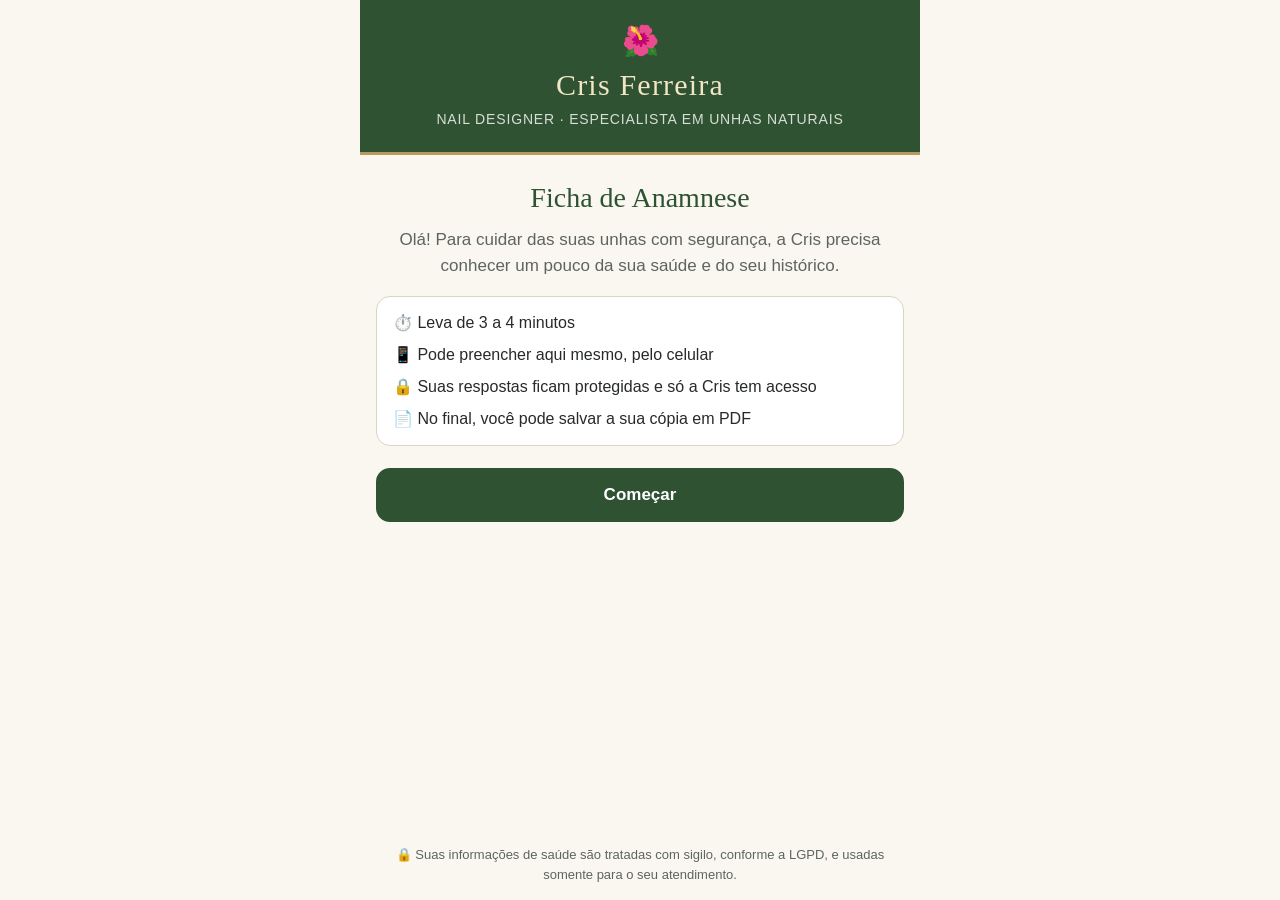
<file: docs/index.html>
<!DOCTYPE html>
<html lang="pt-BR">
<head>
<meta charset="utf-8">
<meta name="viewport" content="width=device-width, initial-scale=1">
<meta name="robots" content="noindex, nofollow">
<meta http-equiv="Content-Security-Policy" content="default-src 'self'; script-src 'self'; style-src 'self' 'unsafe-inline'; img-src 'self' data:; connect-src 'self' https://*.supabase.co; base-uri 'self'; form-action 'none'">
<meta name="referrer" content="no-referrer">
<title>Ficha de Anamnese | Cris Ferreira Nail Designer</title>
<link rel="stylesheet" href="estilo.css">
<link rel="icon" href="data:image/svg+xml,%3Csvg xmlns=%27http://www.w3.org/2000/svg%27 viewBox=%270 0 100 100%27%3E%3Ctext y=%27.9em%27 font-size=%2790%27%3E%F0%9F%8C%BA%3C/text%3E%3C/svg%3E">
</head>
<body>

<div id="app">
  <header class="topo">
    <div class="flor" aria-hidden="true">🌺</div>
    <p class="marca">Cris Ferreira</p>
    <p class="sub">Nail Designer · Especialista em Unhas Naturais</p>
  </header>

  <main class="miolo">

    <!-- ===== BOAS-VINDAS ===== -->
    <section id="boasvindas">
      <h1 class="titulo">Ficha de Anamnese</h1>
      <p class="intro">
        Olá! Para cuidar das suas unhas com segurança, a Cris precisa conhecer um pouco da sua saúde e do seu histórico.
      </p>
      <ul class="beneficios">
        <li>⏱️ Leva de 3 a 4 minutos</li>
        <li>📱 Pode preencher aqui mesmo, pelo celular</li>
        <li>🔒 Suas respostas ficam protegidas e só a Cris tem acesso</li>
        <li>📄 No final, você pode salvar a sua cópia em PDF</li>
      </ul>
      <div class="acoes"><button type="button" id="btn-comecar" class="btn prim">Começar</button></div>
    </section>

    <!-- ===== FORMULÁRIO ===== -->
    <form id="ficha" novalidate autocomplete="off" hidden>

      <h1 class="titulo">Ficha de Anamnese</h1>

      <!-- campo-armadilha contra robôs: a cliente não vê nem preenche -->
      <div class="isca" aria-hidden="true">
        <label>Não preencha este campo <input type="text" name="site" tabindex="-1" autocomplete="off"></label>
      </div>

      <nav class="progresso" aria-label="Progresso da ficha">
        <div class="barra"><div id="barra-preenchida"></div></div>
        <p id="progresso-texto" aria-live="polite">Etapa 1 de 5 · Seus dados</p>
      </nav>

      <!-- Etapa 1 -->
      <section class="etapa" data-etapa="1" aria-labelledby="t1">
        <h2 id="t1">Seus dados</h2>

        <div class="campo" data-tipo="texto" data-req="1" data-nome="Nome completo">
          <label for="nome">Nome completo</label>
          <input id="nome" name="nome" type="text" autocomplete="name" maxlength="100">
          <p class="erro" role="alert"></p>
        </div>

        <div class="campo" data-tipo="data" data-req="1" data-nome="Data de nascimento">
          <label for="nascimento">Data de nascimento</label>
          <input id="nascimento" name="nascimento" type="date" autocomplete="bday">
          <p class="erro" role="alert"></p>
        </div>

        <div class="campo" data-tipo="tel" data-req="1" data-nome="WhatsApp">
          <label for="whatsapp">WhatsApp (com DDD)</label>
          <input id="whatsapp" name="whatsapp" type="tel" inputmode="tel" autocomplete="tel" placeholder="(11) 99999-9999" maxlength="16">
          <p class="erro" role="alert"></p>
        </div>

        <div class="campo" data-tipo="email" data-req="1" data-nome="E-mail">
          <label for="email">E-mail</label>
          <input id="email" name="email" type="email" inputmode="email" autocomplete="email" maxlength="120">
          <p class="erro" role="alert"></p>
        </div>

        <div class="campo" data-nome="Instagram">
          <label for="instagram">Instagram <span class="opc">(opcional)</span></label>
          <input id="instagram" name="instagram" type="text" placeholder="@seuperfil" maxlength="40" autocapitalize="none">
        </div>

        <!-- Aparece só para menores de 18 anos -->
        <div id="bloco-responsavel" class="aviso-bloco" hidden>
          <p class="aviso">Como a cliente tem menos de 18 anos, os dados e a assinatura abaixo são do(a) responsável.</p>
          <div class="campo" data-tipo="texto" data-req="1" data-nome="Nome do responsável">
            <label for="resp_nome">Nome do(a) responsável</label>
            <input id="resp_nome" name="resp_nome" type="text" maxlength="100">
            <p class="erro" role="alert"></p>
          </div>
          <div class="campo" data-tipo="texto" data-req="1" data-nome="Parentesco">
            <label for="resp_parentesco">Parentesco</label>
            <input id="resp_parentesco" name="resp_parentesco" type="text" placeholder="Ex.: mãe, pai" maxlength="40">
            <p class="erro" role="alert"></p>
          </div>
          <div class="campo" data-tipo="tel" data-req="1" data-nome="Telefone do responsável">
            <label for="resp_tel">Telefone do(a) responsável</label>
            <input id="resp_tel" name="resp_tel" type="tel" inputmode="tel" placeholder="(11) 99999-9999" maxlength="16">
            <p class="erro" role="alert"></p>
          </div>
        </div>
      </section>

      <!-- Etapa 2 (montada por ficha.js) -->
      <section class="etapa" data-etapa="2" aria-labelledby="t2" hidden>
        <h2 id="t2">Sua saúde</h2>
        <p class="ajuda">Responda com sinceridade: é isso que garante a sua segurança. Quando marcar "Sim", conte um pouco mais.</p>
        <div id="lista-saude"></div>
        <div class="campo" data-nome="Outra informação de saúde">
          <label for="saude_outra">Algo mais que eu deva saber sobre sua saúde? <span class="opc">(opcional)</span></label>
          <textarea id="saude_outra" name="saude_outra" rows="3" maxlength="500"></textarea>
        </div>
      </section>

      <!-- Etapa 3 (montada por ficha.js) -->
      <section class="etapa" data-etapa="3" aria-labelledby="t3" hidden>
        <h2 id="t3">Suas mãos e unhas hoje</h2>
        <p class="ajuda">Isso me ajuda a ver se é seguro fazer o serviço hoje.</p>
        <div id="lista-unhas"></div>
      </section>

      <!-- Etapa 4 -->
      <section class="etapa" data-etapa="4" aria-labelledby="t4" hidden>
        <h2 id="t4">Histórico e preferências</h2>

        <div class="campo" data-tipo="grupo" data-req="1" data-nome="Já fez alongamento ou esmaltação em gel antes?">
          <p class="pergunta" id="q_ja_fez">Já fez alongamento ou esmaltação em gel antes?</p>
          <div class="opcoes" role="radiogroup" aria-labelledby="q_ja_fez">
            <label class="pill"><input type="radio" name="ja_fez" value="Sim"><span>Sim</span></label>
            <label class="pill"><input type="radio" name="ja_fez" value="Não"><span>Não</span></label>
          </div>
          <p class="erro" role="alert"></p>
        </div>

        <div class="campo" data-tipo="grupo" data-req="1" data-nome="Contato frequente com água ou produtos de limpeza">
          <p class="pergunta" id="q_agua">No dia a dia, tem contato frequente com água, produtos de limpeza ou químicos (trabalho ou casa)?</p>
          <div class="opcoes" role="radiogroup" aria-labelledby="q_agua">
            <label class="pill"><input type="radio" name="agua" value="Sim"><span>Sim</span></label>
            <label class="pill"><input type="radio" name="agua" value="Não"><span>Não</span></label>
          </div>
          <p class="erro" role="alert"></p>
        </div>

        <div class="campo" data-tipo="multi" data-req="1" data-nome="Serviço desejado">
          <p class="pergunta" id="q_servico">O que você deseja fazer? <span class="opc">(pode marcar mais de um)</span></p>
          <div class="checks" role="group" aria-labelledby="q_servico">
            <label class="check"><input type="checkbox" name="servico" value="Proteção e cuidado das unhas naturais"><span>Proteção e cuidado das unhas naturais</span></label>
            <label class="check"><input type="checkbox" name="servico" value="Esmaltação em gel"><span>Esmaltação em gel</span></label>
            <label class="check"><input type="checkbox" name="servico" value="Alongamento"><span>Alongamento</span></label>
            <label class="check"><input type="checkbox" name="servico" value="Manutenção"><span>Manutenção</span></label>
            <label class="check"><input type="checkbox" name="servico" value="Cuticulagem"><span>Cuticulagem</span></label>
            <label class="check"><input type="checkbox" name="servico" value="Ainda não sei, quero orientação"><span>Ainda não sei, quero orientação</span></label>
          </div>
          <p class="erro" role="alert"></p>
        </div>

        <div class="campo" data-nome="Preferências">
          <label for="preferencias">Preferências de formato, comprimento ou cores <span class="opc">(opcional)</span></label>
          <textarea id="preferencias" name="preferencias" rows="3" maxlength="500"></textarea>
        </div>
      </section>

      <!-- Etapa 5 -->
      <section class="etapa" data-etapa="5" aria-labelledby="t5" hidden>
        <h2 id="t5">Revisão e assinatura</h2>
        <p class="ajuda">Confira suas respostas. Se algo estiver errado, volte e corrija.</p>
        <div id="resumo" class="resumo"></div>

        <h3 class="sub-titulo">Termos</h3>
        <div id="lista-termos"></div>

        <div class="campo" data-tipo="assinatura" data-req="1" data-nome="Assinatura">
          <p class="pergunta" id="q_ass">Assinatura <span id="ass-quem" class="opc"></span></p>
          <p class="ajuda pequeno">Assine com o dedo (ou mouse) dentro do quadro.</p>
          <div class="assinatura-caixa">
            <canvas id="assinatura" width="720" height="240" aria-labelledby="q_ass"></canvas>
          </div>
          <button type="button" id="limpar-ass" class="link">Limpar assinatura</button>
          <p class="erro" role="alert"></p>
        </div>
        <p class="carimbo" id="carimbo"></p>
      </section>

      <p id="status-final" class="status" role="status" aria-live="polite" hidden></p>

      <div class="navegacao">
        <button type="button" id="btn-voltar" class="btn sec" hidden>Voltar</button>
        <button type="button" id="btn-avancar" class="btn prim">Continuar</button>
      </div>
    </form>

    <!-- ===== TELA DE SUCESSO ===== -->
    <section id="sucesso" hidden>
      <div class="ok-selo" aria-hidden="true">✓</div>
      <h1 class="titulo">Ficha enviada!</h1>
      <p class="intro">Obrigada, <strong id="ok-nome"></strong>. A Cris já tem a sua ficha.</p>

      <div class="protocolo-box">
        <span>Protocolo</span>
        <strong id="ok-protocolo"></strong>
        <small id="ok-data"></small>
      </div>

      <p id="status-copia" class="status" role="status" aria-live="polite" hidden></p>

      <div class="acoes">
        <button type="button" id="btn-pdf" class="btn prim">Baixar minha cópia (PDF)</button>
        <button type="button" id="btn-imprimir" class="btn sec">Imprimir</button>
        <button type="button" id="btn-nova" class="link">Encerrar e limpar a tela</button>
      </div>
      <p class="ajuda pequeno">Dica: salve a sua cópia agora. Por segurança, depois que você sair desta tela ela não fica guardada aqui.</p>
    </section>

  </main>

  <footer class="rodape">
    <p>🔒 Suas informações de saúde são tratadas com sigilo, conforme a LGPD, e usadas somente para o seu atendimento.</p>
  </footer>
</div>

<!-- Versão para impressão / PDF (montada por ficha.js) -->
<div id="relatorio" class="so-impressao" aria-hidden="true"></div>

<script src="config.js"></script>
<script src="comum.js"></script>
<script src="pdf.js"></script>
<script src="api.js"></script>
<script src="ficha.js"></script>
</body>
</html>
</file>
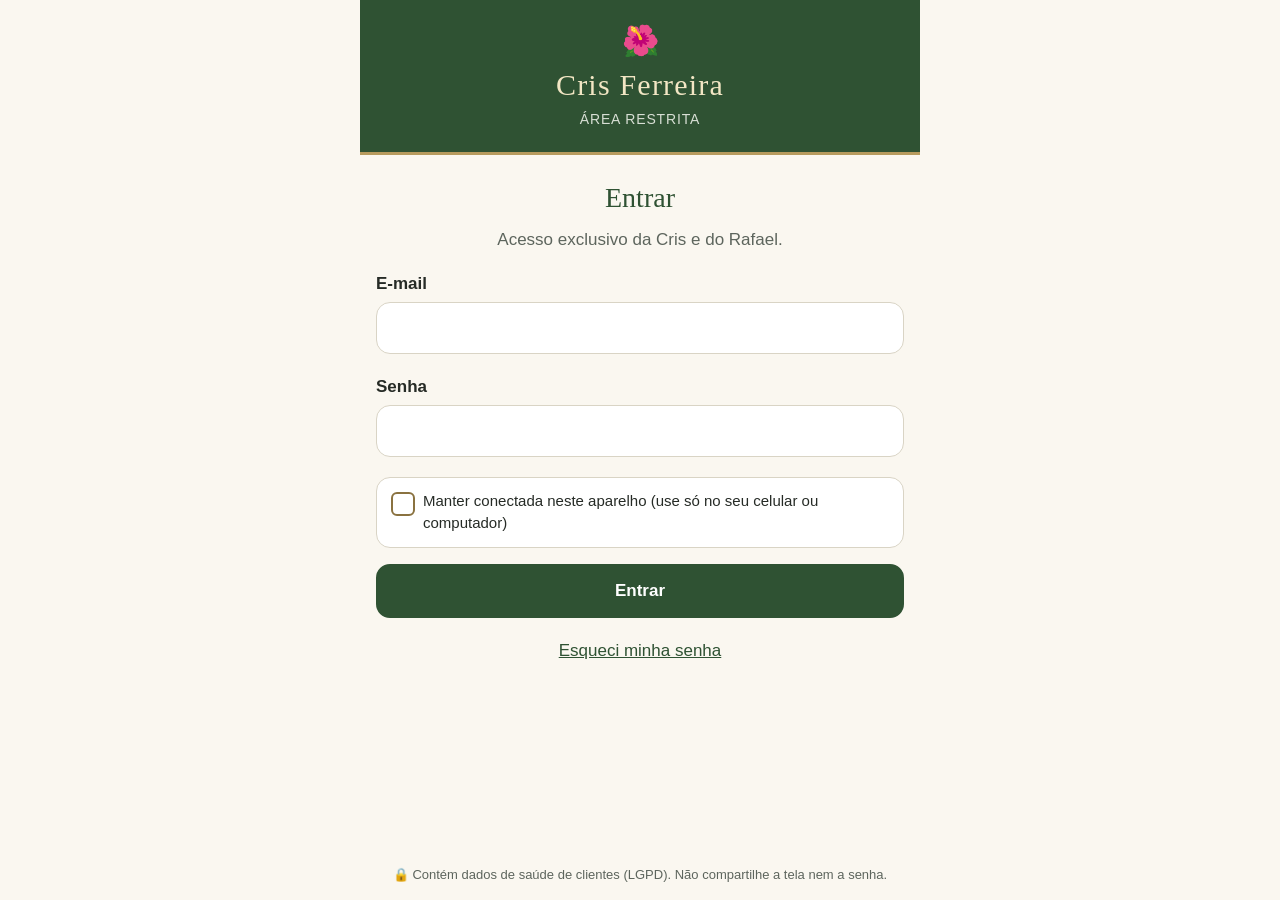
<file: docs/admin/index.html>
<!DOCTYPE html>
<html lang="pt-BR">
<head>
<meta charset="utf-8">
<meta name="viewport" content="width=device-width, initial-scale=1">
<meta name="robots" content="noindex, nofollow">
<meta http-equiv="Content-Security-Policy" content="default-src 'self'; script-src 'self'; style-src 'self' 'unsafe-inline'; img-src 'self' data:; connect-src 'self' https://*.supabase.co; base-uri 'self'; form-action 'none'">
<meta name="referrer" content="no-referrer">
<title>Área restrita | Cris Ferreira Nail Designer</title>
<link rel="stylesheet" href="../estilo.css">
<link rel="stylesheet" href="admin.css">
</head>
<body>
<div id="app">
  <header class="topo">
    <div class="flor" aria-hidden="true">🌺</div>
    <p class="marca">Cris Ferreira</p>
    <p class="sub">Área restrita</p>
  </header>

  <div id="barra-usuario" class="barra-usuario" hidden>
    <span id="usuario-email"></span>
    <nav>
      <button type="button" class="link" id="nav-lista">Fichas</button>
      <button type="button" class="link" id="nav-conta">Minha conta</button>
      <button type="button" class="link" id="nav-sair">Sair</button>
    </nav>
  </div>

  <main class="miolo">

    <p id="aviso-geral" class="status" role="status" aria-live="polite" hidden></p>

    <!-- ===== ENTRAR ===== -->
    <section id="v-login" hidden>
      <h1 class="titulo">Entrar</h1>
      <p class="intro">Acesso exclusivo da Cris e do Rafael.</p>
      <form id="f-login" novalidate>
        <div class="campo"><label for="l-email">E-mail</label>
          <input id="l-email" type="email" inputmode="email" autocomplete="username" maxlength="120"></div>
        <div class="campo"><label for="l-senha">Senha</label>
          <input id="l-senha" type="password" autocomplete="current-password" maxlength="128"></div>
        <label class="check lembrar"><input type="checkbox" id="l-lembrar"><span>Manter conectada neste aparelho (use só no seu celular ou computador)</span></label>
        <p class="status falha" id="l-erro" role="alert" hidden></p>
        <div class="acoes"><button type="submit" class="btn prim" id="l-entrar">Entrar</button>
          <button type="button" class="link" id="l-esqueci">Esqueci minha senha</button></div>
      </form>
    </section>

    <!-- ===== NOVA SENHA (link do e-mail) ===== -->
    <section id="v-nova-senha" hidden>
      <h1 class="titulo">Criar nova senha</h1>
      <p class="intro">Escolha uma senha nova para a sua conta.</p>
      <form id="f-nova-senha" novalidate>
        <div class="campo"><label for="n-senha">Nova senha</label>
          <input id="n-senha" type="password" autocomplete="new-password" maxlength="128">
          <p class="ajuda pequeno">Pelo menos 8 caracteres, com letras e números.</p></div>
        <div class="campo"><label for="n-senha2">Repita a nova senha</label>
          <input id="n-senha2" type="password" autocomplete="new-password" maxlength="128"></div>
        <p class="status falha" id="n-erro" role="alert" hidden></p>
        <div class="acoes"><button type="submit" class="btn prim">Salvar nova senha</button></div>
      </form>
    </section>

    <!-- ===== LISTA ===== -->
    <section id="v-lista" hidden>
      <h1 class="titulo">Fichas recebidas</h1>
      <div class="busca">
        <input id="busca" type="search" placeholder="Buscar por nome, telefone ou protocolo" maxlength="60" aria-label="Buscar fichas">
      </div>
      <p id="lista-resumo" class="ajuda pequeno" aria-live="polite"></p>
      <div id="lista" class="lista"></div>
      <div class="acoes"><button type="button" class="btn sec" id="mais" hidden>Mostrar mais</button></div>
      <div class="rodape-lista">
        <button type="button" class="link" id="exportar">Baixar cópia de segurança (todas as fichas)</button>
        <p class="ajuda pequeno" id="exportar-msg" role="status" hidden></p>
      </div>
    </section>

    <!-- ===== DETALHE ===== -->
    <section id="v-detalhe" hidden>
      <button type="button" class="link voltar" id="d-voltar">← Voltar para a lista</button>
      <h1 class="titulo" id="d-titulo"></h1>
      <div id="d-selos" class="selos"></div>
      <div class="protocolo-box"><span>Protocolo</span><strong id="d-protocolo"></strong><small id="d-data"></small></div>
      <p id="d-integridade" class="status" role="status" hidden></p>
      <div id="d-corpo" class="resumo"></div>
      <h3 class="sub-titulo">Termos aceitos</h3>
      <ul id="d-termos" class="termos-lista"></ul>
      <h3 class="sub-titulo" id="d-ass-titulo">Assinatura</h3>
      <div class="ass-box"><img id="d-ass" alt="Assinatura da cliente"></div>
      <p class="ajuda pequeno">Código de integridade: <code id="d-hash"></code></p>
      <p id="d-status" class="status" role="status" hidden></p>
      <div class="acoes">
        <button type="button" class="btn prim" id="d-pdf">Baixar PDF</button>
        <button type="button" class="btn sec" id="d-imprimir">Imprimir</button>
        <a class="btn sec btn-link" id="d-whats" target="_blank" rel="noopener noreferrer">Chamar no WhatsApp</a>
        <button type="button" class="link perigo" id="d-excluir">Excluir esta ficha</button>
      </div>
    </section>

    <!-- ===== MINHA CONTA ===== -->
    <section id="v-conta" hidden>
      <h1 class="titulo">Minha conta</h1>
      <p class="intro" id="c-email"></p>
      <h2>Trocar senha</h2>
      <form id="f-conta" novalidate>
        <div class="campo"><label for="c-atual">Senha atual</label>
          <input id="c-atual" type="password" autocomplete="current-password" maxlength="128"></div>
        <div class="campo"><label for="c-nova">Nova senha</label>
          <input id="c-nova" type="password" autocomplete="new-password" maxlength="128">
          <p class="ajuda pequeno">Pelo menos 8 caracteres, com letras e números.</p></div>
        <div class="campo"><label for="c-nova2">Repita a nova senha</label>
          <input id="c-nova2" type="password" autocomplete="new-password" maxlength="128"></div>
        <p class="status" id="c-msg" role="status" hidden></p>
        <div class="acoes"><button type="submit" class="btn prim">Salvar nova senha</button></div>
      </form>
    </section>

  </main>

  <footer class="rodape"><p>🔒 Contém dados de saúde de clientes (LGPD). Não compartilhe a tela nem a senha.</p></footer>
</div>

<dialog id="dlg-excluir" class="dialogo">
  <form method="dialog">
    <h2>Excluir esta ficha?</h2>
    <p>Esta ação é definitiva e não pode ser desfeita. Se precisar, baixe o PDF antes.</p>
    <p id="dlg-nome" class="dlg-nome"></p>
    <div class="acoes">
      <button type="button" class="btn perigo-btn" id="dlg-confirmar">Excluir definitivamente</button>
      <button type="button" class="btn sec" id="dlg-cancelar">Cancelar</button>
    </div>
  </form>
</dialog>

<div id="relatorio" class="so-impressao" aria-hidden="true"></div>

<script src="../config.js"></script>
<script src="../comum.js"></script>
<script src="../pdf.js"></script>
<script src="../api.js"></script>
<script src="admin.js"></script>
</body>
</html>
</file>
<file: docs/estilo.css>
:root{
  --verde:#2f5233;
  --verde-esc:#223c26;
  --verde-claro:#e8efe6;
  --dourado:#b79b5e;
  --dourado-esc:#8a7240;
  --creme:#faf7f0;
  --texto:#262b26;
  --suave:#5d655d;
  --borda:#d9d4c5;
  --erro:#a3261f;
  --erro-bg:#fbeceb;
  --raio:14px;
}
*{box-sizing:border-box}
html{-webkit-text-size-adjust:100%}
body{
  margin:0;background:var(--creme);color:var(--texto);
  font-family:-apple-system,BlinkMacSystemFont,"Segoe UI",Roboto,Helvetica,Arial,sans-serif;
  font-size:17px;line-height:1.5;
}
#app{max-width:560px;margin:0 auto;min-height:100vh;display:flex;flex-direction:column;background:var(--creme)}

/* topo */
.topo{background:var(--verde);color:#fff;text-align:center;padding:26px 16px 22px;border-bottom:3px solid var(--dourado)}
.flor{font-size:30px;line-height:1}
.marca{font-family:Georgia,"Times New Roman",serif;font-size:30px;letter-spacing:.04em;margin:6px 0 2px;color:#f2e6c4}
.sub{margin:0;font-size:14px;letter-spacing:.06em;text-transform:uppercase;color:#d8dfd5}

.miolo{padding:22px 16px 8px;flex:1}
.titulo{font-family:Georgia,"Times New Roman",serif;font-weight:normal;font-size:28px;color:var(--verde);margin:0 0 8px;text-align:center}
.intro{margin:0 0 18px;color:var(--suave);text-align:center}
h2{font-family:Georgia,"Times New Roman",serif;font-weight:normal;font-size:23px;color:var(--verde);margin:0 0 6px;padding-bottom:8px;border-bottom:1px solid var(--dourado)}
h1:focus,h2:focus{outline:none}
.sub-titulo{font-family:Georgia,serif;font-weight:normal;font-size:19px;color:var(--verde);margin:26px 0 10px}
.ajuda{color:var(--suave);margin:8px 0 16px;font-size:15px}
.ajuda.pequeno{margin:0 0 8px;font-size:14px}

/* progresso */
.progresso{margin:0 0 20px}
.barra{height:8px;background:#e6e1d2;border-radius:99px;overflow:hidden}
#barra-preenchida{height:100%;width:20%;background:linear-gradient(90deg,var(--verde),var(--dourado));border-radius:99px;transition:width .3s}
#progresso-texto{margin:6px 0 0;font-size:14px;color:var(--suave);text-align:center}

/* campos */
.etapa[hidden],#sucesso[hidden],[hidden]{display:none!important}
.campo{margin:0 0 20px}
label,.pergunta{display:block;font-weight:600;margin:0 0 6px}
.opc{font-weight:400;color:var(--suave);font-size:14px}
input[type=text],input[type=email],input[type=tel],input[type=date],textarea{
  width:100%;min-height:50px;padding:12px 14px;font:inherit;color:var(--texto);
  background:#fff;border:1.5px solid var(--borda);border-radius:var(--raio);
}
textarea{resize:vertical;min-height:90px}
input:focus,textarea:focus{outline:3px solid rgba(183,155,94,.45);border-color:var(--dourado-esc)}
.campo.invalido input[type=text],.campo.invalido input[type=email],.campo.invalido input[type=tel],
.campo.invalido input[type=date],.campo.invalido textarea{border-color:var(--erro);background:var(--erro-bg)}
.erro{display:none;margin:6px 0 0;color:var(--erro);font-size:14px;font-weight:600}
.campo.invalido>.erro{display:block}

.aviso-bloco{background:var(--verde-claro);border-radius:var(--raio);padding:14px;margin-bottom:18px}
.aviso{margin:0 0 12px;font-size:15px;color:var(--verde-esc)}

/* sim / não */
.opcoes{display:flex;gap:10px;flex-wrap:wrap}
.pill{position:relative;flex:1 1 90px;margin:0;font-weight:600}
.pill input,.check input{position:absolute;opacity:0;width:1px;height:1px}
.pill span{display:flex;align-items:center;justify-content:center;min-height:50px;padding:8px 12px;
  background:#fff;border:1.5px solid var(--borda);border-radius:var(--raio);cursor:pointer;text-align:center}
.pill input:checked+span{background:var(--verde);border-color:var(--verde);color:#fff}
.pill input:focus-visible+span,.check input:focus-visible+span{outline:3px solid rgba(183,155,94,.6);outline-offset:2px}
.detalhe{margin-top:10px}
.detalhe input{background:#fffdf5}

/* checkbox */
.checks{display:grid;gap:8px}
.check{position:relative;margin:0;font-weight:400}
.check span{display:flex;gap:12px;align-items:flex-start;min-height:50px;padding:12px 14px 12px 46px;position:relative;
  background:#fff;border:1.5px solid var(--borda);border-radius:var(--raio);cursor:pointer}
.check span::before{content:"";position:absolute;left:14px;top:14px;width:20px;height:20px;border:2px solid var(--dourado-esc);border-radius:6px;background:#fff}
.check input:checked+span{border-color:var(--verde);background:var(--verde-claro)}
.check input:checked+span::before{background:var(--verde);border-color:var(--verde)}
.check input:checked+span::after{content:"";position:absolute;left:21px;top:17px;width:6px;height:11px;border:solid #fff;border-width:0 2.5px 2.5px 0;transform:rotate(45deg)}
.campo.invalido .check span,.campo.invalido .pill span{border-color:var(--erro)}
.termo .check span{font-size:15px}
.termo-texto{font-size:14px;color:var(--suave);margin:6px 4px 0}

/* resumo */
.resumo{background:#fff;border:1.5px solid var(--borda);border-radius:var(--raio);padding:6px 14px}
.resumo h4{margin:14px 0 4px;font-family:Georgia,serif;font-weight:normal;font-size:16px;color:var(--verde);border-bottom:1px solid var(--borda);padding-bottom:3px}
.resumo dl{margin:0}
.resumo dt{font-size:13px;color:var(--suave);margin-top:8px}
.resumo dd{margin:0;font-weight:600}
.resumo dd.sim{color:var(--dourado-esc)}
.resumo dd.sim::before{content:"● ";}

/* assinatura */
.assinatura-caixa{background:#fff;border:1.5px dashed var(--dourado-esc);border-radius:var(--raio);overflow:hidden}
#assinatura{display:block;width:100%;height:auto;aspect-ratio:3/1;touch-action:none;cursor:crosshair}
.campo.invalido .assinatura-caixa{border-color:var(--erro);background:var(--erro-bg)}
.link{background:none;border:0;color:var(--verde);text-decoration:underline;font:inherit;padding:10px 4px;cursor:pointer;min-height:44px}
.carimbo{font-size:13px;color:var(--suave);text-align:center;margin:8px 0 0}

/* botões */
.navegacao{display:flex;gap:12px;margin:28px 0 20px;position:sticky;bottom:0;padding:12px 0;background:linear-gradient(to top,var(--creme) 70%,rgba(250,247,240,0))}
.btn{flex:1;min-height:54px;padding:12px 18px;font:inherit;font-weight:700;border-radius:var(--raio);cursor:pointer;border:2px solid var(--verde)}
.btn.prim{background:var(--verde);color:#fff}
.btn.prim:hover{background:var(--verde-esc)}
.btn.sec{background:#fff;color:var(--verde)}
.btn:focus-visible{outline:3px solid rgba(183,155,94,.7);outline-offset:2px}
.btn:disabled{opacity:.6;cursor:wait}

/* sucesso */
#sucesso{text-align:center}
.ok-selo{width:72px;height:72px;margin:6px auto 14px;border-radius:50%;background:var(--verde);color:#f2e6c4;font-size:40px;line-height:72px;border:3px solid var(--dourado)}
.protocolo-box{background:#fff;border:1.5px solid var(--dourado);border-radius:var(--raio);padding:14px;margin:0 0 18px;display:flex;flex-direction:column;gap:2px}
.protocolo-box span{font-size:13px;color:var(--suave);text-transform:uppercase;letter-spacing:.08em}
.protocolo-box strong{font-family:Georgia,serif;font-size:24px;color:var(--verde);letter-spacing:.04em}
.protocolo-box small{color:var(--suave)}
.acoes{display:flex;flex-direction:column;gap:10px;margin-top:10px}
.status{margin:0 0 14px;padding:12px 14px;border-radius:var(--raio);font-weight:600;font-size:15px}
.status.carregando{background:#f1ede0;color:var(--suave)}
.status.ok{background:var(--verde-claro);color:var(--verde-esc);border:1.5px solid var(--verde)}
.status.falha{background:var(--erro-bg);color:var(--erro);border:1.5px solid var(--erro)}
.modo-teste{margin:26px 0 10px;text-align:left;font-size:14px;color:var(--suave);background:#f1ede0;border-radius:var(--raio);padding:10px 14px}
.modo-teste summary{cursor:pointer;font-weight:600}
code{background:#e6e1d2;padding:1px 5px;border-radius:5px;font-size:13px}

.rodape{padding:16px;text-align:center;font-size:13px;color:var(--suave)}
.rodape p{margin:0}

/* impressão */
.so-impressao{display:none}
@media print{
  /* Margens garantidas no próprio conteúdo (alguns navegadores ignoram @page):
     laterais via padding; topo e rodapé de cada página via cabeçalho/rodapé de tabela. */
  @page{size:A4;margin:0}
  .rel-pagina{width:100%;border-collapse:collapse;border:0}
  .rel-pagina>thead>tr>td,.rel-pagina>tfoot>tr>td{height:16mm;padding:0;border:0}
  .rel-pagina>tbody>tr>td{padding:0 18mm;border:0}
  body{background:#fff;font-size:11pt;color:#000}
  #app{display:none!important}
  .so-impressao{display:block!important}
  .rel-topo{text-align:center;border-bottom:2px solid #b79b5e;padding-bottom:8px;margin-bottom:10px}
  .rel-topo h1{font-family:Georgia,serif;font-weight:normal;font-size:20pt;color:#2f5233;margin:0}
  .rel-topo p{margin:2px 0 0;font-size:9.5pt;color:#555;letter-spacing:.05em;text-transform:uppercase}
  .rel-meta{display:flex;justify-content:space-between;font-size:10pt;margin:8px 0 12px;padding:6px 8px;background:#f3efe2;border-radius:6px}
  .rel-sec{break-inside:avoid;margin:0 0 10px}
  .rel-sec h2{font-size:12pt;color:#2f5233;margin:10px 0 4px;padding-bottom:2px;border-bottom:1px solid #b79b5e}
  .rel-sec table{width:100%;border-collapse:collapse;font-size:10pt}
  .rel-sec td{padding:3px 4px;border-bottom:1px solid #e4dfd0;vertical-align:top}
  .rel-sec td:first-child{width:62%;color:#444}
  .rel-sec td.sim{font-weight:bold;color:#8a5a00}
  .rel-termos{list-style:none;padding-left:0;margin:0}
  .rel-termos li{font-size:9.5pt;margin:0 0 3px}
  .rel-ass{break-inside:avoid;margin-top:14px}
  .rel-ass img{max-width:260px;border-bottom:1px solid #000;display:block}
  .rel-rodape{margin-top:14px;font-size:8.5pt;color:#555;border-top:1px solid #ccc;padding-top:6px;word-break:break-all}
}

@media (min-width:560px){
  .acoes{flex-direction:row;flex-wrap:wrap}
  .acoes .link{flex-basis:100%}
}

/* ---- versão web ---- */
.isca{position:absolute!important;left:-10000px;top:auto;width:1px;height:1px;overflow:hidden}
.beneficios{list-style:none;margin:0 0 22px;padding:14px 16px;background:#fff;border:1.5px solid var(--borda);border-radius:var(--raio);display:grid;gap:8px;font-size:16px}
#boasvindas .acoes{margin-top:6px}
#status-final{margin:18px 0 0}
</file>
<file: docs/admin/admin.css>
.barra-usuario{display:flex;flex-wrap:wrap;gap:4px 12px;justify-content:space-between;align-items:center;padding:6px 16px;background:#f1ede0;border-bottom:1px solid var(--borda);font-size:14px;color:var(--suave)}
.barra-usuario nav{display:flex;gap:4px}
.barra-usuario .link{padding:6px 8px;min-height:36px;font-size:14px}
input[type=password],input[type=search]{width:100%;min-height:50px;padding:12px 14px;font:inherit;color:var(--texto);background:#fff;border:1.5px solid var(--borda);border-radius:var(--raio)}
input[type=password]:focus,input[type=search]:focus{outline:3px solid rgba(183,155,94,.45);border-color:var(--dourado-esc)}
.lembrar{margin:0 0 16px}
.lembrar span{font-size:15px}
.busca{margin:0 0 6px}
.lista{display:grid;gap:10px;margin:8px 0 16px}
.cartao{display:block;width:100%;text-align:left;font:inherit;color:inherit;background:#fff;border:1.5px solid var(--borda);border-radius:var(--raio);padding:12px 14px;cursor:pointer}
.cartao:hover,.cartao:focus-visible{border-color:var(--verde);outline:none;box-shadow:0 0 0 3px rgba(183,155,94,.35)}
.cartao.nova{border-left:6px solid var(--dourado)}
.cartao .nome{font-weight:700;display:block}
.cartao .meta{font-size:14px;color:var(--suave);display:block;margin-top:2px}
.selos{display:flex;gap:6px;flex-wrap:wrap;margin:6px 0 10px;justify-content:center}
.selo{display:inline-block;font-size:12px;font-weight:700;letter-spacing:.03em;padding:2px 9px;border-radius:99px;margin-top:6px;margin-right:6px;background:#eee;color:#444}
.selos .selo{margin:0}
.selo.nova{background:var(--dourado);color:#fff}
.selo.atencao{background:#fff1d6;color:#8a5a00;border:1px solid #e3c47d}
.selo.menor{background:#e4eefb;color:#1f4a86}
.voltar{padding-left:0}
.btn-link{display:flex;align-items:center;justify-content:center;text-decoration:none}
.perigo{color:var(--erro)}
.termos-lista{list-style:none;padding:0;margin:0;display:grid;gap:6px;font-size:15px}
.ass-box{background:#fff;border:1.5px solid var(--borda);border-radius:var(--raio);padding:10px;text-align:center}
.ass-box img{max-width:100%;height:auto;max-height:140px}
code{word-break:break-all}
.rodape-lista{text-align:center;margin-top:18px}
.dialogo{border:0;border-radius:var(--raio);padding:20px;max-width:420px;width:calc(100% - 32px);background:var(--creme);color:var(--texto);box-shadow:0 10px 40px rgba(0,0,0,.35)}
.dialogo::backdrop{background:rgba(20,30,20,.55)}
.dialogo h2{font-size:21px}
.dlg-nome{font-weight:700}
.perigo-btn{background:var(--erro);border-color:var(--erro);color:#fff}
.status.neutra{background:#f1ede0;color:var(--suave)}
</file>
